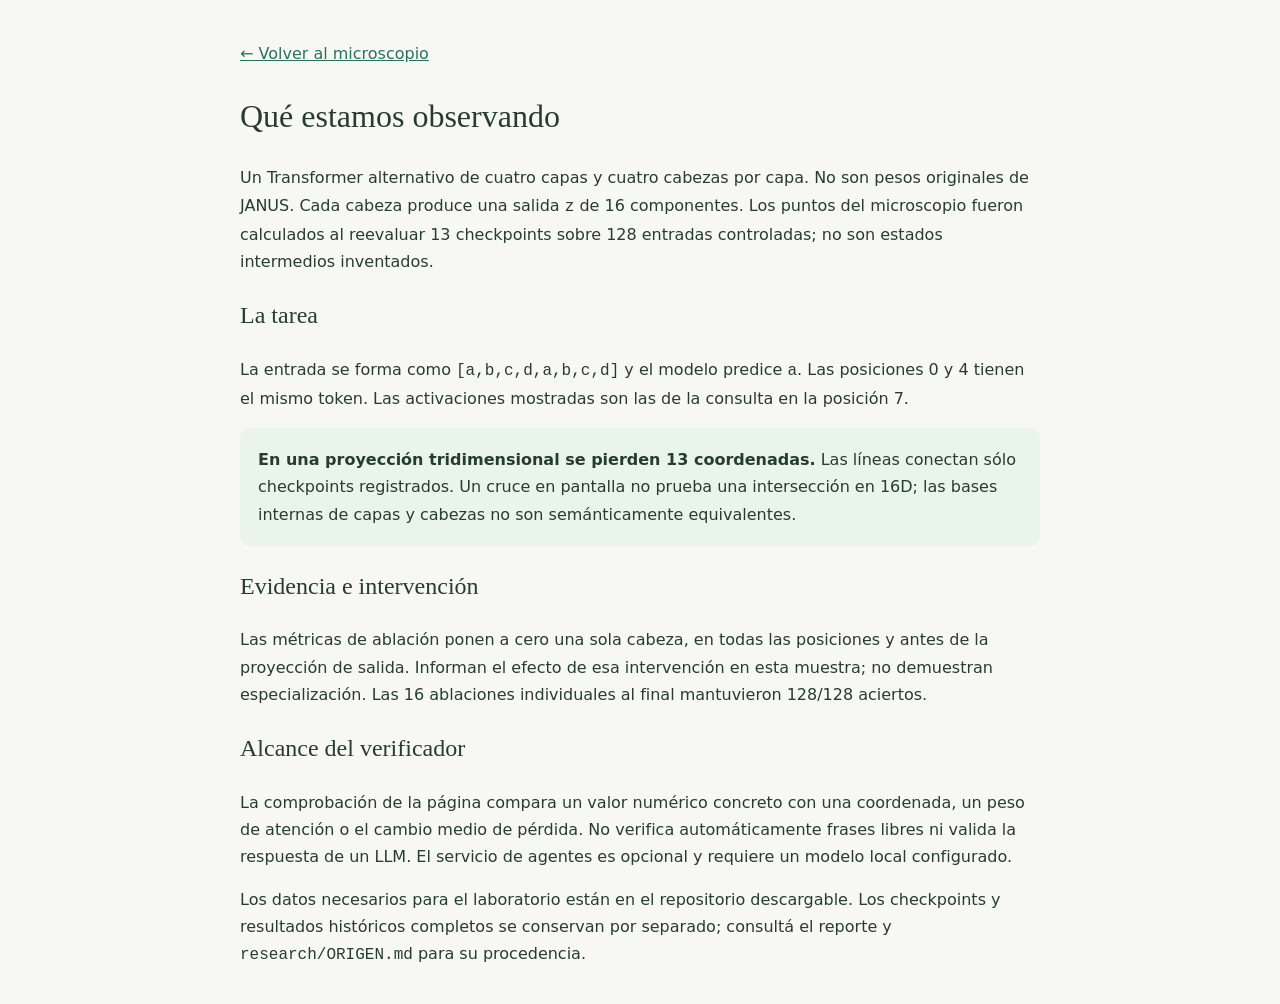
<file: web/metodo.html>
<!doctype html><html lang="es"><meta charset="utf-8"><meta name="viewport" content="width=device-width,initial-scale=1"><title>Experimento · JANUS Academy Lab</title><style>body{font:16px/1.7 system-ui;color:#263c33;background:#f7f8f5;max-width:800px;margin:40px auto;padding:0 25px}h1,h2{font-family:Georgia;font-weight:400}a{color:#277456}code{overflow-wrap:anywhere}.box{background:#eaf5e9;padding:18px;border-radius:10px}</style><a href="index.html">← Volver al microscopio</a><h1>Qué estamos observando</h1><p>Un Transformer alternativo de cuatro capas y cuatro cabezas por capa. No son pesos originales de JANUS. Cada cabeza produce una salida <code>z</code> de 16 componentes. Los puntos del microscopio fueron calculados al reevaluar 13 checkpoints sobre 128 entradas controladas; no son estados intermedios inventados.</p><h2>La tarea</h2><p>La entrada se forma como <code>[a,b,c,d,a,b,c,d]</code> y el modelo predice <code>a</code>. Las posiciones 0 y 4 tienen el mismo token. Las activaciones mostradas son las de la consulta en la posición 7.</p><div class="box"><b>En una proyección tridimensional se pierden 13 coordenadas.</b> Las líneas conectan sólo checkpoints registrados. Un cruce en pantalla no prueba una intersección en 16D; las bases internas de capas y cabezas no son semánticamente equivalentes.</div><h2>Evidencia e intervención</h2><p>Las métricas de ablación ponen a cero una sola cabeza, en todas las posiciones y antes de la proyección de salida. Informan el efecto de esa intervención en esta muestra; no demuestran especialización. Las 16 ablaciones individuales al final mantuvieron 128/128 aciertos.</p><h2>Alcance del verificador</h2><p>La comprobación de la página compara un valor numérico concreto con una coordenada, un peso de atención o el cambio medio de pérdida. No verifica automáticamente frases libres ni valida la respuesta de un LLM. El servicio de agentes es opcional y requiere un modelo local configurado.</p><p>Los datos necesarios para el laboratorio están en el repositorio descargable. Los checkpoints y resultados históricos completos se conservan por separado; consultá el reporte y <code>research/ORIGEN.md</code> para su procedencia.</p></html>
</file>
